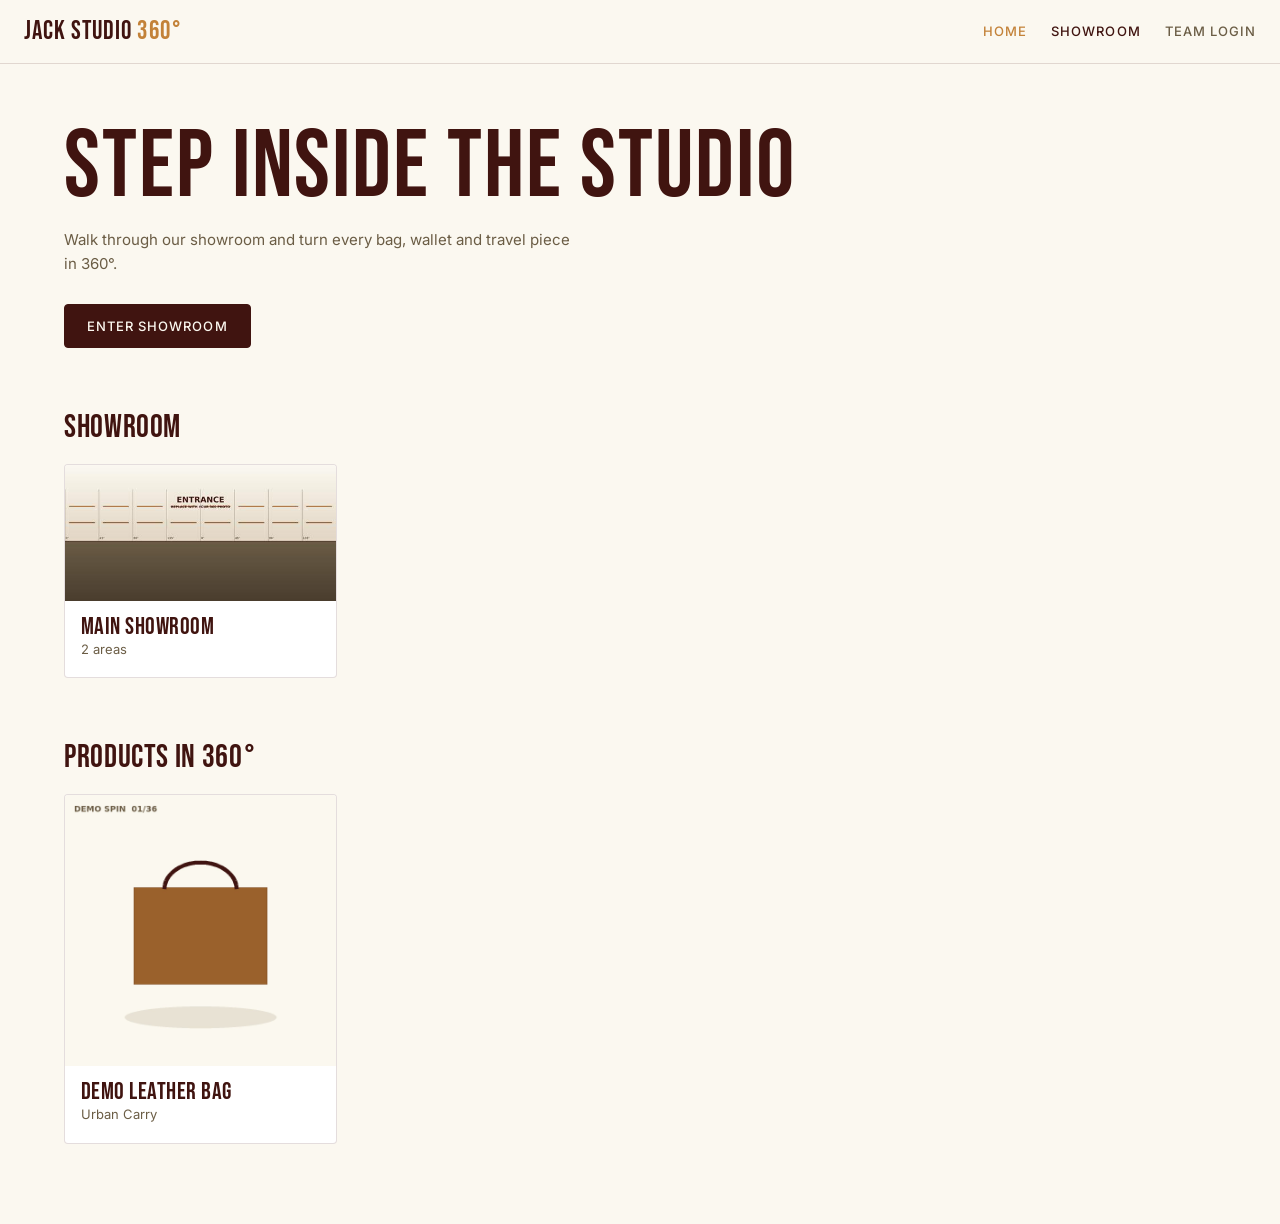
<file: index.html>
<!doctype html>
<html lang="en">
<head>
  <meta charset="utf-8">
  <meta name="viewport" content="width=device-width, initial-scale=1">
  <title>Jack Studio 360° — Virtual Showroom & Products</title>
  <meta name="description" content="Walk through the Jack Studio leather showroom and view our bags, wallets and travel goods in 360°.">
  <meta property="og:type" content="website">
  <meta property="og:title" content="Jack Studio 360° — Virtual Showroom & Products">
  <meta property="og:description" content="Walk through the Jack Studio leather showroom and view our bags, wallets and travel goods in 360°.">
  <link rel="preload" href="assets/fonts/bebas-neue-latin-400-normal.woff2" as="font" type="font/woff2" crossorigin>
  <link rel="stylesheet" href="assets/css/style.css">
</head>
<body>
  <header class="site-header">
    <a class="brand" href="index.html">JACK STUDIO <span>360°</span></a>
    <nav class="site-nav" aria-label="Main">
      <a href="index.html" aria-current="page">Home</a>
      <a href="showroom.html" data-first-showroom>Showroom</a>
      <a href="studio/" class="nav-login">Team login</a>
    </nav>
  </header>

  <main class="home">
    <section class="home-hero">
      <h1>Step inside the studio</h1>
      <p>Walk through our showroom and turn every bag, wallet and travel piece in 360°.</p>
      <a class="btn" href="showroom.html" data-first-showroom>Enter showroom</a>
    </section>

    <section class="home-section" aria-labelledby="scenes-h">
      <h2 id="scenes-h">Showroom</h2>
      <div class="card-grid" id="scene-grid"></div>
    </section>

    <section class="home-section" aria-labelledby="products-h">
      <h2 id="products-h">Products in 360°</h2>
      <div class="card-grid" id="product-grid"></div>
    </section>
  </main>

  <script type="module" src="assets/js/home.js"></script>
</body>
</html>
</file>
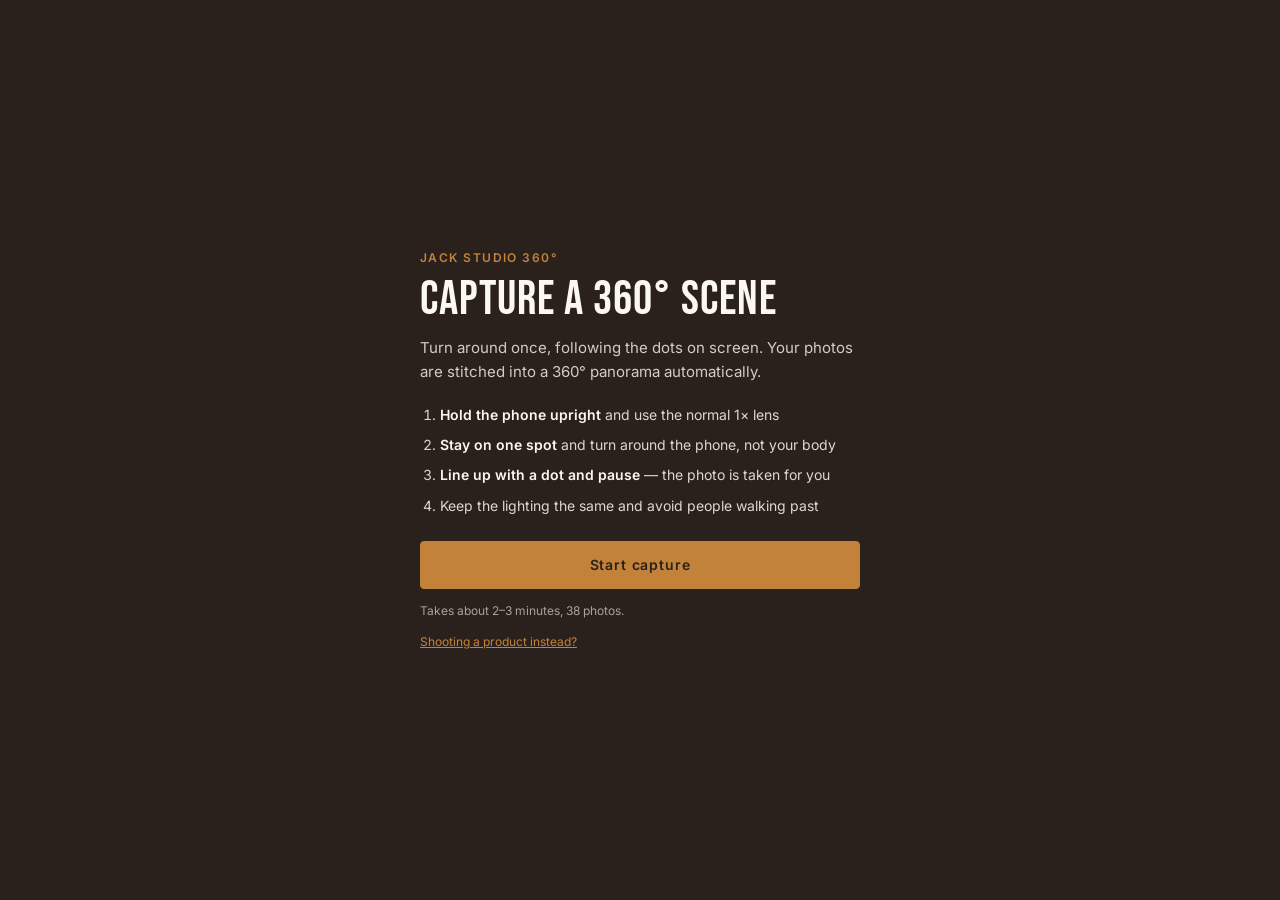
<file: capture/index.html>
<!doctype html>
<html lang="en">
<head>
  <meta charset="utf-8">
  <meta name="viewport" content="width=device-width, initial-scale=1, viewport-fit=cover">
  <meta name="robots" content="noindex">
  <meta name="theme-color" content="#2b211c">
  <title>Phone 360° Capture — Jack Studio</title>
  <link rel="stylesheet" href="../assets/css/style.css">
  <link rel="stylesheet" href="../assets/vendor/photo-sphere-viewer/core.css">
  <link rel="stylesheet" href="capture.css">
  <script type="importmap">
    {
      "imports": {
        "three": "../assets/vendor/three/three.module.min.js",
        "@photo-sphere-viewer/core": "../assets/vendor/photo-sphere-viewer/core.module.js"
      }
    }
  </script>
</head>
<body class="cap">

  <!-- 1. Intro -->
  <section class="cap-screen cap-intro" id="intro">
    <div class="cap-intro-inner">
      <p class="cap-eyebrow">JACK STUDIO 360°</p>
      <h1>Capture a 360° scene</h1>
      <p class="cap-lead">Turn around once, following the dots on screen. Your photos are stitched into a 360° panorama automatically.</p>
      <ol class="cap-tips">
        <li><b>Hold the phone upright</b> and use the normal 1× lens</li>
        <li><b>Stay on one spot</b> and turn around the phone, not your body</li>
        <li><b>Line up with a dot and pause</b> — the photo is taken for you</li>
        <li>Keep the lighting the same and avoid people walking past</li>
      </ol>
      <p class="cap-error" id="intro-error" role="alert" hidden></p>
      <button class="cap-btn" type="button" id="start">Start capture</button>
      <p class="cap-note">Takes about 2–3 minutes, 38 photos.</p>
      <p class="cap-note"><a href="product.html" style="color:var(--tan)">Shooting a product instead?</a></p>
    </div>
  </section>

  <!-- 2. Capture -->
  <section class="cap-screen cap-live" id="live" hidden>
    <video id="video" playsinline muted autoplay></video>
    <canvas id="overlay" aria-hidden="true"></canvas>
    <div class="cap-flash" id="flash"></div>
    <div class="cap-reticle" aria-hidden="true"></div>

    <div class="cap-top">
      <button class="cap-icon" type="button" id="cancel" aria-label="Cancel">×</button>
      <div class="cap-count"><span id="count">0</span> / <span id="total">38</span></div>
      <button class="cap-icon cap-icon--text" type="button" id="undo" disabled>Undo</button>
    </div>
    <p class="cap-hint" id="hint" aria-live="polite">Line up the circle with the dot</p>

    <div class="cap-bottom">
      <button class="cap-shutter" type="button" id="shutter" aria-label="Take photo"></button>
      <button class="cap-btn cap-btn--ghost" type="button" id="finish" disabled>Finish</button>
    </div>
  </section>

  <!-- 3. Processing -->
  <section class="cap-screen cap-proc" id="proc" hidden>
    <div class="cap-intro-inner">
      <h2>Stitching your panorama</h2>
      <p class="cap-lead" id="proc-stage">Preparing photos…</p>
      <div class="cap-progress"><i id="proc-bar"></i></div>
      <p class="cap-note">Keep this page open. This takes 20–60 seconds.</p>
    </div>
  </section>

  <!-- 4. Result -->
  <section class="cap-screen cap-result" id="result" hidden>
    <div class="cap-pano" id="cap-pano"></div>
    <div class="cap-result-bar">
      <p class="cap-note" id="result-info"></p>
      <div class="cap-actions">
        <a class="cap-btn" id="download" download="jackstudio-360.jpg">Download</a>
        <button class="cap-btn cap-btn--ghost" type="button" id="share" hidden>Share</button>
        <button class="cap-btn" type="button" id="save-asset" hidden>Save to Asset Library</button>
        <button class="cap-btn cap-btn--ghost" type="button" id="again">Capture again</button>
      </div>
      <p class="cap-note" id="result-note">Download the panorama, then add it to a Showroom project in the Studio.</p>
    </div>
  </section>

  <script type="module" src="capture.js"></script>
</body>
</html>
</file>
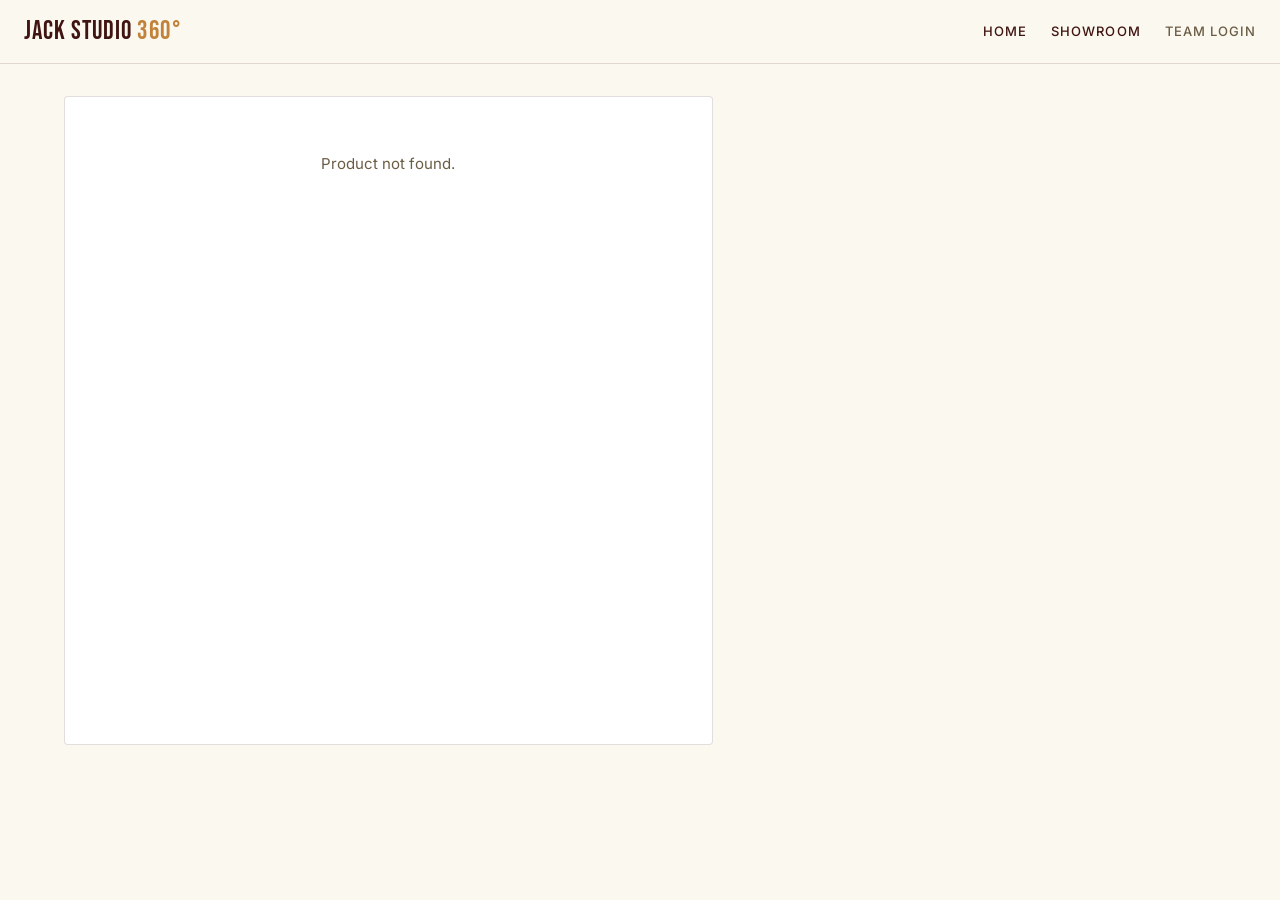
<file: product.html>
<!doctype html>
<html lang="en">
<head>
  <meta charset="utf-8">
  <meta name="viewport" content="width=device-width, initial-scale=1">
  <title>Product 360° — Jack Studio</title>
  <meta name="description" content="View Jack Studio leather bags and wallets in 360° and 3D.">
  <link rel="preload" href="assets/fonts/bebas-neue-latin-400-normal.woff2" as="font" type="font/woff2" crossorigin>
  <link rel="stylesheet" href="assets/css/style.css">
</head>
<body>
  <header class="site-header">
    <a class="brand" href="index.html">JACK STUDIO <span>360°</span></a>
    <nav class="site-nav" aria-label="Main">
      <a href="index.html">Home</a>
      <a href="showroom.html" data-first-showroom>Showroom</a>
      <a href="studio/" class="nav-login">Team login</a>
    </nav>
  </header>

  <main class="product-page">
    <section aria-label="360° viewer">
      <div class="viewer-tabs" id="viewer-tabs" role="tablist" hidden></div>
      <div class="viewer-stage" id="viewer-stage"></div>
    </section>
    <section class="product-info" id="product-info"></section>
  </main>

  <script type="module" src="assets/js/product.js"></script>
</body>
</html>
</file>
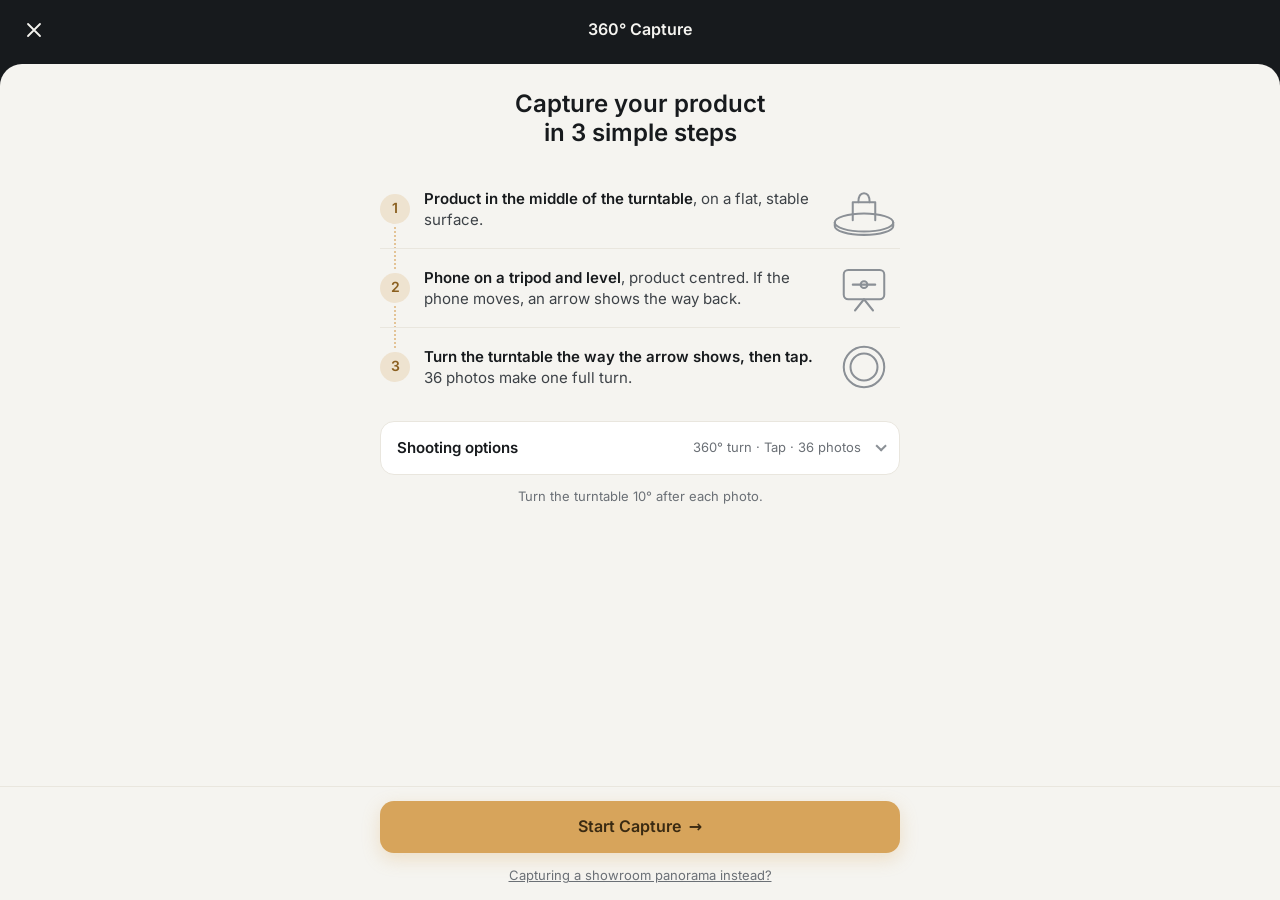
<file: capture/product.html>
<!doctype html>
<html lang="en">
<head>
  <meta charset="utf-8">
  <meta name="viewport" content="width=device-width, initial-scale=1, viewport-fit=cover">
  <meta name="robots" content="noindex">
  <meta name="theme-color" content="#171A1D">
  <title>360° Product Capture — Jack Studio</title>
  <link rel="preload" href="../assets/fonts/inter-latin-600-normal.woff2" as="font" type="font/woff2" crossorigin>
  <link rel="stylesheet" href="../assets/css/style.css">
  <!-- ?v= changes whenever this page changes, so a phone never runs an old cached script with the new page -->
  <link rel="stylesheet" href="product.css?v=2026100902">
</head>
<body class="pc">

  <!-- 1. Before shooting: three steps and the shooting options -->
  <section class="pc-screen pc-intro" id="intro" aria-labelledby="intro-title">
    <header class="pc-appbar pc-appbar--light">
      <a class="pc-iconbtn" id="leave" href="../studio/" aria-label="Close and go back to the Studio">
        <svg viewBox="0 0 24 24" aria-hidden="true"><path d="M6 6l12 12M18 6 6 18"/></svg>
      </a>
      <span class="pc-appbar-title" id="intro-appbar">360° Capture</span>
      <span class="pc-iconbtn-spacer"></span>
    </header>

    <div class="pc-intro-body">
      <h1 class="pc-title" id="intro-title">Capture your product<br>in 3 simple steps</h1>

      <ol class="pc-steps" id="steps">
        <li>
          <span class="pc-step-no">1</span>
          <p id="step-1"></p>
          <svg class="pc-step-art" viewBox="0 0 64 48" aria-hidden="true"><ellipse cx="32" cy="36" rx="26" ry="8"/><path d="M6 36v3c0 4.4 11.6 8 26 8s26-3.6 26-8v-3"/><path d="M22 34V18h20v16"/><path d="M27 18c0-5 2-8 5-8s5 3 5 8"/></svg>
        </li>
        <li>
          <span class="pc-step-no">2</span>
          <p id="step-2"></p>
          <svg class="pc-step-art" viewBox="0 0 64 48" aria-hidden="true"><rect x="14" y="8" width="36" height="26" rx="4"/><path d="M22 21h20"/><circle cx="32" cy="21" r="3"/><path d="M24 44l8-10 8 10"/></svg>
        </li>
        <li>
          <span class="pc-step-no">3</span>
          <p id="step-3"></p>
          <svg class="pc-step-art" viewBox="0 0 64 48" aria-hidden="true"><circle cx="32" cy="24" r="18"/><circle cx="32" cy="24" r="12"/></svg>
        </li>
      </ol>

      <details class="pc-options" id="options">
        <summary>
          <span>Shooting options</span>
          <span class="pc-options-now" id="options-now"></span>
        </summary>
        <fieldset class="pc-set">
          <legend>What are you shooting?</legend>
          <div class="pc-seg">
            <label><input type="radio" name="shoot" value="spin" checked><span><b>360° turn</b><small>One full turn on the turntable</small></span></label>
            <label><input type="radio" name="shoot" value="action"><span><b>Open / close</b><small>A zip, flap or lid opening, step by step</small></span></label>
          </div>
        </fieldset>
        <fieldset class="pc-set">
          <legend>How are the photos taken?</legend>
          <div class="pc-seg">
            <label><input type="radio" name="trigger" value="manual" checked><span><b>Tap for each photo</b><small id="manual-sub">Turntable turned by hand</small></span></label>
            <label><input type="radio" name="trigger" value="auto"><span><b>Automatic</b><small id="auto-sub">Electric turntable</small></span></label>
          </div>
        </fieldset>
        <div class="pc-row">
          <label class="pc-field" id="f-count"><span>Photos in one turn</span>
            <select id="count-sel">
              <option value="24">24 (lighter)</option><option value="36" selected>36 (recommended)</option>
              <option value="48">48</option><option value="72">72 (smoothest)</option>
            </select></label>
          <label class="pc-field" id="f-turn" hidden><span>Seconds for one full turn</span>
            <input id="turn-secs" type="number" min="10" max="900" step="1" value="60" inputmode="decimal"></label>
          <label class="pc-field" id="f-every" hidden><span>A photo every</span>
            <select id="every-sel">
              <option value="2">2 seconds</option><option value="3" selected>3 seconds</option>
              <option value="5">5 seconds</option><option value="8">8 seconds</option>
            </select></label>
        </div>
      </details>
      <p class="pc-plan" id="plan"></p>

      <div class="pc-alert" id="intro-error" role="alert" hidden></div>
    </div>

    <footer class="pc-intro-foot">
      <button class="pc-btn pc-btn--primary" type="button" id="start">Start Capture <span aria-hidden="true">→</span></button>
      <a class="pc-textlink" href="./">Capturing a showroom panorama instead?</a>
    </footer>
  </section>

  <!-- 2. Shooting -->
  <section class="pc-screen pc-live" id="live" aria-label="Camera" hidden>
    <video id="video" playsinline muted autoplay></video>
    <canvas id="overlay" aria-hidden="true"></canvas>
    <div class="pc-flash" id="flash"></div>

    <header class="pc-top" id="top">
      <div class="pc-top-row">
        <button class="pc-iconbtn pc-iconbtn--dark" type="button" id="cancel" aria-label="Close the camera">
          <svg viewBox="0 0 24 24" aria-hidden="true"><path d="M6 6l12 12M18 6 6 18"/></svg>
        </button>
        <span class="pc-appbar-title" id="live-title">360° Capture</span>
        <div class="pc-top-actions">
          <button class="pc-chipbtn" type="button" id="grid" aria-pressed="false" aria-label="Grid">
            <svg viewBox="0 0 24 24" aria-hidden="true"><path d="M9 4v16M15 4v16M4 9h16M4 15h16"/></svg>
          </button>
          <button class="pc-chipbtn pc-chipbtn--text" type="button" id="undo" disabled>Undo</button>
        </div>
      </div>
      <div class="pc-progress-block" id="progress-block">
        <div class="pc-progress-line">
          <b id="count-text" aria-live="polite">0 / 36 Photos</b>
          <span id="percent">0%</span>
        </div>
        <div class="pc-bar" id="bar" role="progressbar" aria-label="Photos taken" aria-valuemin="0" aria-valuemax="36" aria-valuenow="0"><i id="bar-fill"></i></div>
        <span class="pc-remaining" id="remaining">36 photos remaining</span>
      </div>
    </header>

    <p class="pc-captured" id="captured" role="status" aria-live="polite" hidden>
      <svg viewBox="0 0 24 24" aria-hidden="true"><path d="m5 12.5 4.5 4.5L19 7.5"/></svg><span id="captured-text"></span>
    </p>

    <div class="pc-status" id="status" data-tone="neutral" aria-live="polite">
      <span class="pc-status-icon" aria-hidden="true"></span>
      <span class="pc-status-text"><b id="status-title"></b><small id="status-sub"></small></span>
    </div>

    <nav class="pc-controls" id="controls" aria-label="Camera controls">
      <button class="pc-ctl" type="button" id="ghost" aria-pressed="false">
        <span class="pc-ctl-icon"><svg viewBox="0 0 24 24" aria-hidden="true"><path d="M12 3 3 8l9 5 9-5-9-5Z"/><path d="m3 12 9 5 9-5"/><path d="m3 16 9 5 9-5"/></svg></span>
        <span class="pc-ctl-label">Ghost</span>
      </button>
      <button class="pc-shutter" type="button" id="shutter" aria-label="Take photo"><span id="shutter-text"></span></button>
      <button class="pc-ctl" type="button" id="review-btn" disabled>
        <span class="pc-ctl-thumb" id="review-thumb"></span>
        <span class="pc-ctl-label" id="review-label">Review</span>
      </button>
    </nav>

    <!-- photos taken so far, without leaving the camera -->
    <div class="pc-sheet" id="sheet" role="dialog" aria-modal="true" aria-labelledby="sheet-title" hidden>
      <div class="pc-sheet-panel">
        <div class="pc-sheet-head">
          <h2 id="sheet-title">Photos so far</h2>
          <button class="pc-iconbtn pc-iconbtn--dark" type="button" id="sheet-close" aria-label="Back to the camera">
            <svg viewBox="0 0 24 24" aria-hidden="true"><path d="M6 6l12 12M18 6 6 18"/></svg>
          </button>
        </div>
        <p class="pc-sheet-sub" id="sheet-sub"></p>
        <ul class="pc-thumbs" id="sheet-thumbs"></ul>
        <div class="pc-sheet-actions">
          <button class="pc-btn pc-btn--ghost" type="button" id="sheet-back">Back to camera</button>
          <button class="pc-btn pc-btn--primary" type="button" id="finish">Finish</button>
        </div>
      </div>
    </div>
  </section>

  <!-- 3. Review and save -->
  <section class="pc-screen pc-review" id="review" aria-labelledby="review-title" hidden>
    <header class="pc-appbar">
      <button class="pc-iconbtn pc-iconbtn--dark" type="button" id="again-x" aria-label="Discard and start again">
        <svg viewBox="0 0 24 24" aria-hidden="true"><path d="M6 6l12 12M18 6 6 18"/></svg>
      </button>
      <h1 class="pc-appbar-title" id="review-title">Review Your Shots</h1>
      <span class="pc-iconbtn-spacer"></span>
    </header>

    <div class="pc-review-body">
      <p class="pc-done" id="done-line"></p>
      <div class="pc-stage-wrap"><div class="pc-stage" id="stage"></div></div>
      <p class="pc-review-info" id="review-info"></p>
      <ul class="pc-thumbs pc-thumbs--review" id="review-thumbs" aria-label="All photos — tap one to retake it"></ul>

      <div class="pc-save" id="save-box" hidden>
        <label class="pc-field"><span>Save to product project</span><select id="project"></select></label>
        <label class="pc-field" id="f-new" hidden><span>New project name</span>
          <input id="new-name" maxlength="80" placeholder="e.g. Urban Tote Brown"></label>
      </div>
      <div class="pc-bar pc-bar--save" id="save-progress" hidden><i></i></div>
      <div class="pc-alert" id="save-error" role="alert" hidden></div>
      <p class="pc-review-note" id="review-note"></p>
    </div>

    <footer class="pc-review-foot">
      <button class="pc-btn pc-btn--outline" type="button" id="missing" hidden></button>
      <button class="pc-btn pc-btn--primary" type="button" id="save" hidden>Complete &amp; Save</button>
      <div class="pc-foot-row">
        <button class="pc-btn pc-btn--ghost" type="button" id="download">Download photos</button>
        <button class="pc-btn pc-btn--ghost" type="button" id="again">Shoot again</button>
      </div>
    </footer>
  </section>

  <!-- one photo, large: retake it -->
  <div class="pc-sheet pc-photo" id="photo" role="dialog" aria-modal="true" aria-labelledby="photo-title" hidden>
    <div class="pc-sheet-panel">
      <div class="pc-sheet-head">
        <h2 id="photo-title">Photo</h2>
        <button class="pc-iconbtn pc-iconbtn--dark" type="button" id="photo-close" aria-label="Close">
          <svg viewBox="0 0 24 24" aria-hidden="true"><path d="M6 6l12 12M18 6 6 18"/></svg>
        </button>
      </div>
      <img id="photo-img" alt="">
      <p class="pc-sheet-sub" id="photo-sub"></p>
      <div class="pc-sheet-actions">
        <button class="pc-btn pc-btn--ghost" type="button" id="photo-cancel">Keep it</button>
        <button class="pc-btn pc-btn--primary" type="button" id="photo-retake">Retake this photo</button>
      </div>
    </div>
  </div>

  <script type="module" src="product.js?v=2026100902"></script>
</body>
</html>
</file>
<file: assets/css/style.css>
/* Jack Studio 360 — shared styles */
/* Self-hosted fonts (SIL Open Font License — free for commercial use) */
@font-face { font-family: "Bebas Neue"; font-style: normal; font-weight: 400; font-display: swap; src: url("../fonts/bebas-neue-latin-400-normal.woff2") format("woff2"); }
@font-face { font-family: "Inter"; font-style: normal; font-weight: 400; font-display: swap; src: url("../fonts/inter-latin-400-normal.woff2") format("woff2"); }
@font-face { font-family: "Inter"; font-style: normal; font-weight: 500; font-display: swap; src: url("../fonts/inter-latin-500-normal.woff2") format("woff2"); }
@font-face { font-family: "Inter"; font-style: normal; font-weight: 600; font-display: swap; src: url("../fonts/inter-latin-600-normal.woff2") format("woff2"); }

:root {
  --espresso: #401410;
  --ivory: #fbf8f0;
  --tan: #c38239;
  --sage: #8da68a;
  --olive: #6b5d45;
  --ink: #2b211c;          /* darkest tone — never pure black */
  --line: rgba(64, 20, 16, 0.14);
  --font-head: "Bebas Neue", Impact, sans-serif;
  --font-body: "Inter", system-ui, sans-serif;
  --radius: 4px;
  --header-h: 64px;
}

*, *::before, *::after { box-sizing: border-box; }
html, body { margin: 0; height: 100%; }
body {
  background: var(--ivory);
  color: var(--espresso);
  font: 400 15px/1.6 var(--font-body);
  -webkit-font-smoothing: antialiased;
}
img { max-width: 100%; display: block; }
a { color: inherit; }
h1, h2, h3 { font-family: var(--font-head); font-weight: 400; letter-spacing: 0.02em; line-height: 1; margin: 0; }
:focus-visible { outline: 2px solid var(--tan); outline-offset: 2px; }
[hidden] { display: none !important; }
.visually-hidden { position: absolute; width: 1px; height: 1px; overflow: hidden; clip: rect(0 0 0 0); white-space: nowrap; }

/* Header */
.site-header {
  height: var(--header-h);
  display: flex; align-items: center; justify-content: space-between;
  padding: 0 24px;
  border-bottom: 1px solid var(--line);
  background: var(--ivory);
}
.brand { white-space: nowrap; font-family: var(--font-head); font-size: 26px; text-decoration: none; letter-spacing: 0.04em; }
.brand span { color: var(--tan); }
.site-nav { display: flex; gap: 24px; }
.site-nav a { text-decoration: none; font-size: 13px; font-weight: 500; text-transform: uppercase; letter-spacing: 0.08em; }
.site-nav a[aria-current="page"] { color: var(--tan); }
.site-nav .nav-login { color: var(--olive); }
body.is-embed .site-header { display: none; }

/* Buttons */
.btn {
  display: inline-flex; align-items: center; justify-content: center; gap: 8px;
  min-height: 44px; padding: 0 22px;
  border: 1px solid var(--espresso); border-radius: var(--radius);
  background: var(--espresso); color: var(--ivory);
  font: 500 13px/1 var(--font-body); text-transform: uppercase; letter-spacing: 0.08em;
  text-decoration: none; cursor: pointer;
}
.btn:hover { background: var(--ink); }
.btn--ghost { background: transparent; color: var(--espresso); }
.btn--ghost:hover { background: rgba(64, 20, 16, 0.06); }

/* Home */
.home { max-width: 1200px; margin: 0 auto; padding: 56px 24px 80px; }
.home-hero h1 { font-size: clamp(48px, 8vw, 96px); }
.home-hero p { max-width: 520px; color: var(--olive); margin: 12px 0 28px; }
.home-section { margin-top: 64px; }
.home-section h2 { font-size: 32px; margin-bottom: 20px; }
.card-grid { display: grid; grid-template-columns: repeat(auto-fill, minmax(240px, 1fr)); gap: 20px; }
.card { text-decoration: none; border: 1px solid var(--line); border-radius: var(--radius); overflow: hidden; background: #fff; }
.card img { aspect-ratio: 1; object-fit: cover; width: 100%; background: var(--ivory); }
.card-body { padding: 14px 16px 18px; }
.card-body h3 { font-size: 24px; }
.card-meta { font-size: 13px; color: var(--olive); }

/* Showroom */
.showroom-page { height: 100dvh; display: flex; flex-direction: column; overflow: hidden; }
.showroom { position: relative; flex: 1; min-height: 0; background: var(--ink); }
#pano { position: absolute; inset: 0; }
.scene-title {
  position: absolute; top: 16px; left: 16px; z-index: 10;
  padding: 8px 14px; border-radius: var(--radius);
  background: rgba(43, 33, 28, 0.72); color: var(--ivory);
  font-family: var(--font-head); font-size: 22px; letter-spacing: 0.04em;
}
.scene-list {
  position: absolute; left: 16px; right: 16px; bottom: 56px; z-index: 10;
  display: flex; gap: 10px; overflow-x: auto;
  list-style: none; margin: 0; padding: 0 0 4px; scrollbar-width: none;
}
.scene-list button {
  flex: 0 0 auto; width: 120px; padding: 0; border: 2px solid transparent; border-radius: var(--radius);
  background: var(--ink); color: var(--ivory); cursor: pointer; overflow: hidden; text-align: left;
}
.scene-list button[aria-current="true"] { border-color: var(--tan); }
.scene-list img { width: 100%; aspect-ratio: 2 / 1; object-fit: cover; }
.scene-list span { display: block; padding: 4px 8px; font-size: 12px; font-weight: 500; }

/* Hotspot markers */
.hs { display: flex; align-items: center; gap: 8px; cursor: pointer; }
.hs-dot {
  width: 36px; height: 36px; border-radius: 50%;
  display: grid; place-items: center;
  background: rgba(251, 248, 240, 0.92); color: var(--espresso);
  box-shadow: 0 0 0 6px rgba(251, 248, 240, 0.28), 0 4px 12px rgba(43, 33, 28, 0.35);
  font: 600 18px/1 var(--font-body);
}
.hs--scene .hs-dot { background: var(--tan); color: var(--ivory); }
.hs--info .hs-dot { background: var(--sage); color: var(--ivory); font-family: Georgia, serif; font-style: italic; }
.hs-label {
  padding: 5px 10px; border-radius: var(--radius);
  background: rgba(43, 33, 28, 0.78); color: var(--ivory);
  font: 500 12px/1.2 var(--font-body); text-transform: uppercase; letter-spacing: 0.06em; white-space: nowrap;
}

/* Product drawer */
.drawer {
  position: absolute; top: 0; right: 0; bottom: 0; z-index: 20;
  width: min(380px, 100%);
  background: var(--ivory); box-shadow: -8px 0 24px rgba(43, 33, 28, 0.25);
  transform: translateX(100%); transition: transform 0.3s ease;
  display: flex; flex-direction: column;
}
.drawer.is-open { transform: none; }
.drawer-close {
  position: absolute; top: 10px; right: 10px; width: 44px; height: 44px;
  border: 0; background: transparent; font-size: 26px; cursor: pointer; color: var(--espresso);
}
.drawer-body { padding: 56px 24px 24px; overflow-y: auto; }
.drawer-body img { aspect-ratio: 1; object-fit: cover; width: 100%; border-radius: var(--radius); margin-bottom: 16px; }
.drawer-body .eyebrow { font-size: 12px; text-transform: uppercase; letter-spacing: 0.1em; color: var(--tan); font-weight: 600; }
.drawer-body h2 { font-size: 34px; margin: 6px 0; }
.drawer-body .price { font-weight: 600; margin-bottom: 12px; }
.drawer-body p { color: var(--olive); margin: 0 0 20px; }
.drawer-actions { display: grid; gap: 10px; }

/* Product page */
.product-page { max-width: 1200px; margin: 0 auto; padding: 32px 24px 64px; display: grid; gap: 40px; grid-template-columns: minmax(0, 1.4fr) minmax(0, 1fr); align-items: start; }
.viewer-tabs { display: flex; gap: 8px; margin-bottom: 12px; }
.viewer-tabs button {
  min-height: 40px; padding: 0 16px; border: 1px solid var(--line); border-radius: var(--radius);
  background: transparent; color: var(--espresso); font: 500 12px/1 var(--font-body);
  text-transform: uppercase; letter-spacing: 0.08em; cursor: pointer;
}
.viewer-tabs button[aria-selected="true"] { background: var(--espresso); color: var(--ivory); border-color: var(--espresso); }
.viewer-stage { position: relative; aspect-ratio: 1; background: #fff; border: 1px solid var(--line); border-radius: var(--radius); overflow: hidden; }
.viewer-stage model-viewer { width: 100%; height: 100%; --poster-color: #fff; }
.product-info h1 { font-size: clamp(40px, 5vw, 64px); margin: 6px 0 10px; }
.product-info .eyebrow { font-size: 12px; text-transform: uppercase; letter-spacing: 0.1em; color: var(--tan); font-weight: 600; }
.product-info .price { font-size: 18px; font-weight: 600; margin-bottom: 16px; }
.product-info p { color: var(--olive); }
.product-info .btn { margin-top: 12px; }
body.is-embed .product-page { grid-template-columns: 1fr; padding: 0; }
body.is-embed .product-info { display: none; }
body.is-embed .viewer-stage { border: 0; }

/* Spin viewer */
.spin { position: absolute; inset: 0; cursor: grab; touch-action: pan-y; user-select: none; -webkit-user-select: none; }
.spin.is-dragging { cursor: grabbing; }
.spin img { width: 100%; height: 100%; object-fit: contain; pointer-events: none; }
.spin-hint {
  position: absolute; left: 50%; bottom: 16px; transform: translateX(-50%);
  padding: 6px 12px; border-radius: 999px; background: rgba(43, 33, 28, 0.72); color: var(--ivory);
  font-size: 12px; font-weight: 500; letter-spacing: 0.04em; pointer-events: none;
  transition: opacity 0.3s;
}
.spin.has-interacted .spin-hint { opacity: 0; }
.spin-progress { position: absolute; left: 0; bottom: 0; height: 3px; background: var(--tan); transition: width 0.2s; }

/* Open / close hotspot on a product spin (the same marker as a showroom hotspot, as a button) */
.spin-hs {
  position: absolute; z-index: 2; transform: translate(-18px, -50%);
  padding: 0; border: 0; background: none; color: inherit; font: inherit; text-align: left;
}
.spin-hs--left { flex-direction: row-reverse; transform: translate(calc(-100% + 18px), -50%); }
.spin-hs .hs-dot { animation: spin-hs-pulse 2.4s ease-out infinite; }
.spin-hs.is-open .hs-dot { background: var(--espresso); color: var(--ivory); animation: none; }
@keyframes spin-hs-pulse {
  0%, 60%, 100% { box-shadow: 0 0 0 6px rgba(251, 248, 240, 0.28), 0 4px 12px rgba(43, 33, 28, 0.35); }
  30% { box-shadow: 0 0 0 11px rgba(251, 248, 240, 0.12), 0 4px 12px rgba(43, 33, 28, 0.35); }
}
.spin.is-locked { cursor: crosshair; }

.error-msg { padding: 40px 24px; text-align: center; color: var(--olive); }

@media (max-width: 860px) {
  .product-page { grid-template-columns: 1fr; gap: 24px; padding-top: 16px; }
  .site-header { padding: 0 16px; }
  .brand { font-size: 22px; }
  .site-nav { gap: 16px; }
  .scene-list { bottom: 52px; }
  .scene-list button { width: 96px; }
}
@media (prefers-reduced-motion: reduce) {
  .drawer, .spin-hint, .spin-progress { transition: none; }
  .spin-hs .hs-dot { animation: none; }
}
.showroom .error-msg { color: var(--ivory); }

/* Preview of unpublished changes (opened from the Studio) */
body.is-preview::after {
  content: "Preview — not published"; position: fixed; left: 50%; bottom: 12px; transform: translateX(-50%); z-index: 50;
  padding: 6px 14px; border-radius: 999px; background: var(--tan); color: var(--ink);
  font: 600 12px/1.4 var(--font-body); letter-spacing: 0.06em; text-transform: uppercase; pointer-events: none;
}
</file>
<file: assets/vendor/photo-sphere-viewer/core.css>
/*!
 * Photo Sphere Viewer 5.15.1
 * @copyright 2014-2015 Jérémy Heleine
 * @copyright 2015-2026 Damien "Mistic" Sorel
 * @licence MIT (https://opensource.org/licenses/MIT)
 */
/* src/styles/index.scss */
.psv-container {
  --psv-core-loaded: true;
  container-name: psv-container;
  container-type: size;
  width: 100%;
  height: 100%;
  margin: 0;
  padding: 0;
  position: relative;
  background:
    radial-gradient(
      #fff 0%,
      #fdfdfd 16%,
      #fbfbfb 33%,
      #f8f8f8 49%,
      #efefef 66%,
      #dfdfdf 82%,
      #bfbfbf 100%);
  overflow: hidden;
}
.psv-container * {
  box-sizing: content-box;
}
.psv-canvas-container {
  position: absolute;
  top: 0;
  left: 0;
  z-index: 0;
  transition: opacity linear 100ms;
}
.psv-fullscreen-emulation {
  position: fixed !important;
  top: 0 !important;
  left: 0 !important;
  width: 100% !important;
  height: 100% !important;
  z-index: 9999;
}
.psv-loader-container {
  display: flex;
  align-items: center;
  justify-content: center;
  position: absolute;
  top: 0;
  left: 0;
  width: 100%;
  height: 100%;
  z-index: 80;
}
.psv-loader {
  --psv-loader-border: 3px;
  --psv-loader-tickness: 10px;
  position: relative;
  display: flex;
  justify-content: center;
  align-items: center;
  color: rgba(255, 255, 255, 0.7);
  width: 150px;
  height: 150px;
}
.psv-loader-canvas {
  position: absolute;
  top: 0;
  left: 0;
  width: 100%;
  height: 100%;
  color: rgba(61, 61, 61, 0.5);
  z-index: -1;
}
.psv-loader-text {
  font: 600 16px sans-serif;
  text-align: center;
}
.psv-loader--undefined .psv-loader-canvas {
  animation: psv-loader 2s cubic-bezier(0.75, 0.25, 0.25, 0.75) infinite;
}
@keyframes psv-loader {
  0% {
    transform: rotate(0deg);
  }
  100% {
    transform: rotate(360deg);
  }
}
.psv-navbar {
  display: flex;
  position: absolute;
  z-index: 90;
  bottom: -40px;
  left: 0;
  width: 100%;
  height: 40px;
  background: rgba(61, 61, 61, 0.5);
  transition: bottom ease-in-out 0.1s;
  font: 16px sans-serif;
  cursor: default;
}
.psv-navbar--open {
  bottom: 0;
}
.psv-navbar,
.psv-navbar * {
  box-sizing: content-box;
}
.psv-button {
  flex: 0 0 auto;
  padding: 10px;
  position: relative;
  cursor: pointer;
  height: 20px;
  width: 20px;
  background: transparent;
  color: rgba(255, 255, 255, 0.7);
}
.psv-button--active {
  background: rgba(255, 255, 255, 0.2);
}
.psv-button--disabled {
  pointer-events: none;
  opacity: 0.5;
}
.psv-button-svg {
  width: 100%;
  transform: scale(1);
  transition: transform 200ms ease;
  vertical-align: initial;
}
.psv-button:not(.psv-button--disabled):focus-visible {
  outline: 2px solid #007cff;
  outline-offset: -2px;
}
.psv-container:not(.psv--is-touch) .psv-button--hover-scale:not(.psv-button--disabled):hover .psv-button-svg {
  transform: scale(1.2);
}
.psv-move-button + .psv-move-button {
  margin-left: -10px;
}
.psv-download-button {
  color: rgba(255, 255, 255, 0.7) !important;
  text-decoration: none !important;
}
.psv-download-button::before,
.psv-download-button::after {
  display: none !important;
}
.psv-custom-button {
  width: auto;
  min-width: 20px;
}
.psv-custom-button--no-padding {
  padding: 0;
  height: 100%;
}
.psv-caption {
  flex: 1 1 100%;
  color: rgba(255, 255, 255, 0.7);
  overflow: hidden;
  text-align: center;
  cursor: unset;
  padding: unset;
  height: unset;
  width: unset;
}
.psv-caption-content {
  display: inline-block;
  padding: 10px;
  white-space: nowrap;
}
.psv-zoom-range.psv-button {
  width: 80px;
  height: 1px;
  margin: 10px 0;
  padding: 9.5px 0;
  max-width: 600px;
}
.psv-zoom-range-line {
  position: relative;
  width: 80px;
  height: 1px;
  background: rgba(255, 255, 255, 0.7);
  transition: all 0.3s ease;
}
.psv-zoom-range-handle {
  position: absolute;
  border-radius: 50%;
  top: -3px;
  width: 7px;
  height: 7px;
  background: rgba(255, 255, 255, 0.7);
  transform: scale(1);
  transition: transform 0.3s ease;
}
.psv-zoom-range:not(.psv-button--disabled):hover .psv-zoom-range-line {
  box-shadow: 0 0 2px rgba(255, 255, 255, 0.7);
}
.psv-zoom-range:not(.psv-button--disabled):hover .psv-zoom-range-handle {
  transform: scale(1.3);
}
.psv-notification {
  position: absolute;
  z-index: 100;
  bottom: -40px;
  display: flex;
  justify-content: center;
  box-sizing: border-box;
  width: 100%;
  padding: 0 2em;
  opacity: 0;
  transition-property: opacity, bottom;
  transition-timing-function: ease-in-out;
  transition-duration: 200ms;
}
.psv-notification-content {
  max-width: 50em;
  background: rgba(61, 61, 61, 0.8);
  border-radius: 4px;
  padding: 0.5em 1em;
  font: 14px sans-serif;
  color: rgb(255, 255, 255);
}
.psv-notification--visible {
  opacity: 100;
  bottom: 80px;
}
.psv-overlay {
  display: flex;
  flex-direction: column;
  align-items: center;
  justify-content: center;
  position: absolute;
  z-index: 110;
  inset: 0;
  background:
    radial-gradient(
      #fff 0%,
      #fdfdfd 16%,
      #fbfbfb 33%,
      #f8f8f8 49%,
      #efefef 66%,
      #dfdfdf 82%,
      #bfbfbf 100%);
  opacity: 0.8;
  cursor: default;
}
.psv-overlay-image {
  width: 100%;
  text-align: center;
  color: rgb(48, 48, 48);
}
.psv-overlay-image svg {
  width: 50%;
}
@container psv-container (orientation: landscape) {
  .psv-overlay-image svg {
    width: 33%;
  }
}
.psv-overlay-title {
  color: black;
  margin-top: 1em;
  font: 30px sans-serif;
  text-align: center;
}
.psv-overlay-text {
  color: rgba(0, 0, 0, 0.8);
  font: 20px sans-serif;
  opacity: 0.8;
  text-align: center;
}
.psv-panel {
  position: absolute;
  z-index: 90;
  right: 0;
  height: 100%;
  width: 400px;
  max-width: calc(100% - 9px);
  background: rgba(10, 10, 10, 0.7);
  transform: translate3d(100%, 0, 0);
  opacity: 0;
  transition-property: opacity, transform;
  transition-timing-function: ease-in-out;
  transition-duration: 100ms;
  cursor: default;
  margin-left: 9px;
}
.psv--has-navbar .psv-panel {
  height: calc(100% - 40px);
}
.psv-panel-close-button {
  display: none;
  position: absolute;
  top: -1px;
  right: 0;
  width: 19.2px;
  height: 19.2px;
  padding: 6.4px;
  background: transparent;
  color: #fff;
  transition: background 300ms ease-in-out;
  cursor: pointer;
}
.psv-panel-close-button svg {
  transition: transform 300ms ease-in-out;
}
.psv-panel-close-button:hover {
  background: rgba(0, 0, 0, 0.9);
}
.psv-panel-close-button:hover svg {
  transform: scale(-1);
}
.psv-panel-resizer {
  display: none;
  position: absolute;
  top: 0;
  left: -9px;
  width: 9px;
  height: 100%;
  background-color: rgba(0, 0, 0, 0.9);
  cursor: col-resize;
}
.psv-panel-resizer::before {
  content: "";
  position: absolute;
  top: 50%;
  left: 5.5px;
  margin-top: -14.5px;
  width: 1px;
  height: 1px;
  box-shadow:
    1px 0 #fff,
    3px 0px #fff,
    5px 0px #fff,
    1px 2px #fff,
    3px 2px #fff,
    5px 2px #fff,
    1px 4px #fff,
    3px 4px #fff,
    5px 4px #fff,
    1px 6px #fff,
    3px 6px #fff,
    5px 6px #fff,
    1px 8px #fff,
    3px 8px #fff,
    5px 8px #fff,
    1px 10px #fff,
    3px 10px #fff,
    5px 10px #fff,
    1px 12px #fff,
    3px 12px #fff,
    5px 12px #fff,
    1px 14px #fff,
    3px 14px #fff,
    5px 14px #fff,
    1px 16px #fff,
    3px 16px #fff,
    5px 16px #fff,
    1px 18px #fff,
    3px 18px #fff,
    5px 18px #fff,
    1px 20px #fff,
    3px 20px #fff,
    5px 20px #fff,
    1px 22px #fff,
    3px 22px #fff,
    5px 22px #fff,
    1px 24px #fff,
    3px 24px #fff,
    5px 24px #fff,
    1px 26px #fff,
    3px 26px #fff,
    5px 26px #fff,
    1px 28px #fff,
    3px 28px #fff,
    5px 28px #fff;
  background: transparent;
}
.psv-panel-content {
  width: 100%;
  height: 100%;
  box-sizing: border-box;
  color: rgb(220, 220, 220);
  font: 16px sans-serif;
  overflow: auto;
}
.psv-panel-content:not(.psv-panel-content--no-margin) {
  padding: 1em;
}
.psv-panel-content--no-interaction {
  user-select: none;
  pointer-events: none;
}
.psv-panel--open {
  transform: translate3d(0, 0, 0);
  opacity: 1;
  transition-duration: 0.2s;
}
.psv-panel--open .psv-panel-close-button,
.psv-panel--open .psv-panel-resizer {
  display: block;
}
@container psv-container (max-width: 400px) {
  .psv-panel {
    width: 100% !important;
    max-width: none;
  }
  .psv-panel-resizer {
    display: none !important;
  }
}
.psv-panel-menu {
  height: 100%;
  display: flex;
  flex-direction: column;
}
.psv-panel-menu-title {
  flex: none;
  display: flex;
  align-items: center;
  font: 24px sans-serif;
  margin: 24px 12px;
}
.psv-panel-menu-title svg {
  width: 24px;
  height: 24px;
  margin-right: 12px;
}
.psv-panel-menu-list {
  flex: 1;
  list-style: none;
  margin: 0;
  padding: 0;
  overflow-x: hidden;
}
.psv-panel-menu-item {
  min-height: 1.5em;
  padding: 0.5em 1em;
  cursor: pointer;
  display: flex;
  align-items: center;
  justify-content: flex-start;
  transition: background 0.1s ease-in-out;
}
.psv-panel-menu-item--active {
  outline: 1px solid currentcolor;
  outline-offset: -1px;
}
.psv-panel-menu-item-icon {
  flex: none;
  height: 1.5em;
  width: 1.5em;
  margin-right: 0.5em;
}
.psv-panel-menu-item-icon img {
  max-width: 100%;
  max-height: 100%;
}
.psv-panel-menu-item-icon {
}
.psv-panel-menu-item-icon svg {
  width: 100%;
  height: 100%;
}
.psv-panel-menu-item:focus-visible {
  outline: 2px solid #007cff;
  outline-offset: -2px;
}
.psv-panel-menu--stripped .psv-panel-menu-item:hover {
  background: rgba(255, 255, 255, 0.2);
}
.psv-panel-menu--stripped .psv-panel-menu-item:nth-child(odd),
.psv-panel-menu--stripped .psv-panel-menu-item:nth-child(odd)::before {
  background: rgba(255, 255, 255, 0.1);
}
.psv-panel-menu--stripped .psv-panel-menu-item:nth-child(even),
.psv-panel-menu--stripped .psv-panel-menu-item:nth-child(even)::before {
  background: transparent;
}
.psv-container:not(.psv--is-touch) .psv-panel-menu-item:hover {
  background: rgba(255, 255, 255, 0.2);
}
.psv-tooltip {
  position: absolute;
  z-index: 50;
  box-sizing: border-box;
  max-width: 200px;
  background: rgba(61, 61, 61, 0.8);
  border-radius: 4px;
  opacity: 0;
  transition-property: opacity, transform;
  transition-timing-function: ease-in-out;
  transition-duration: 100ms;
  cursor: default;
}
.psv-tooltip-content {
  color: rgb(255, 255, 255);
  font: 14px sans-serif;
  text-shadow: 0 1px #000;
  padding: 0.5em 1em;
}
.psv-tooltip-arrow {
  position: absolute;
  height: 0;
  width: 0;
  border: 7px solid transparent;
}
.psv-tooltip--top-left,
.psv-tooltip--top-center,
.psv-tooltip--top-right {
  transform: translate3d(0, 5px, 0);
}
.psv-tooltip--top-left .psv-tooltip-arrow,
.psv-tooltip--top-center .psv-tooltip-arrow,
.psv-tooltip--top-right .psv-tooltip-arrow {
  border-top-color: rgba(61, 61, 61, 0.8);
}
.psv-tooltip--bottom-left,
.psv-tooltip--bottom-center,
.psv-tooltip--bottom-right {
  transform: translate3d(0, -5px, 0);
}
.psv-tooltip--bottom-left .psv-tooltip-arrow,
.psv-tooltip--bottom-center .psv-tooltip-arrow,
.psv-tooltip--bottom-right .psv-tooltip-arrow {
  border-bottom-color: rgba(61, 61, 61, 0.8);
}
.psv-tooltip--left-top,
.psv-tooltip--center-left,
.psv-tooltip--left-bottom {
  transform: translate3d(5px, 0, 0);
}
.psv-tooltip--left-top .psv-tooltip-arrow,
.psv-tooltip--center-left .psv-tooltip-arrow,
.psv-tooltip--left-bottom .psv-tooltip-arrow {
  border-left-color: rgba(61, 61, 61, 0.8);
}
.psv-tooltip--right-top,
.psv-tooltip--center-right,
.psv-tooltip--right-bottom {
  transform: translate3d(-5px, 0, 0);
}
.psv-tooltip--right-top .psv-tooltip-arrow,
.psv-tooltip--center-right .psv-tooltip-arrow,
.psv-tooltip--right-bottom .psv-tooltip-arrow {
  border-right-color: rgba(61, 61, 61, 0.8);
}
.psv-tooltip--left-top,
.psv-tooltip--top-left {
  box-shadow: -3px -3px 0 rgba(90, 90, 90, 0.7);
}
.psv-tooltip--top-center {
  box-shadow: 0 -3px 0 rgba(90, 90, 90, 0.7);
}
.psv-tooltip--right-top,
.psv-tooltip--top-right {
  box-shadow: 3px -3px 0 rgba(90, 90, 90, 0.7);
}
.psv-tooltip--left-bottom,
.psv-tooltip--bottom-left {
  box-shadow: -3px 3px 0 rgba(90, 90, 90, 0.7);
}
.psv-tooltip--bottom-center {
  box-shadow: 0 3px 0 rgba(90, 90, 90, 0.7);
}
.psv-tooltip--right-bottom,
.psv-tooltip--bottom-right {
  box-shadow: 3px 3px 0 rgba(90, 90, 90, 0.7);
}
.psv-tooltip--center-left {
  box-shadow: -3px 0 0 rgba(90, 90, 90, 0.7);
}
.psv-tooltip--center-right {
  box-shadow: 3px 0 0 rgba(90, 90, 90, 0.7);
}
.psv-tooltip--visible {
  transform: translate3d(0, 0, 0);
  opacity: 1;
}
/*# sourceMappingURL=index.css.map */
</file>
<file: capture/capture.css>
/* Jack Studio 360 — phone panorama capture */
body.cap { background: var(--ink); color: var(--ivory); overflow: hidden; height: 100dvh; }
.cap [hidden] { display: none !important; }
.cap-screen { position: fixed; inset: 0; }

/* Intro / processing */
.cap-intro, .cap-proc { display: grid; place-items: center; padding: 24px; overflow-y: auto; }
.cap-intro-inner { width: min(440px, 100%); }
.cap-eyebrow { font-size: 12px; font-weight: 600; letter-spacing: 0.12em; color: var(--tan); margin: 0 0 8px; }
.cap h1, .cap h2 { font-size: clamp(34px, 10vw, 48px); color: var(--ivory); margin-bottom: 12px; }
.cap h2 { font-size: 36px; }
.cap-lead { color: rgba(251, 248, 240, 0.8); margin: 0 0 20px; }
.cap-tips { margin: 0 0 24px; padding-left: 20px; display: grid; gap: 8px; color: rgba(251, 248, 240, 0.85); font-size: 14px; }
.cap-tips b { color: var(--ivory); }
.cap-note { font-size: 12px; color: rgba(251, 248, 240, 0.6); margin: 12px 0 0; }
.cap-error { background: rgba(163, 52, 31, 0.25); border: 1px solid rgba(163, 52, 31, 0.6); padding: 10px 12px; border-radius: var(--radius); font-size: 13px; }

.cap-btn {
  display: inline-flex; align-items: center; justify-content: center; min-height: 48px; padding: 0 24px;
  border: 1px solid var(--tan); border-radius: var(--radius); background: var(--tan); color: var(--ink);
  font: 600 14px/1 var(--font-body); letter-spacing: 0.06em; text-decoration: none; cursor: pointer;
}
.cap-btn:disabled { opacity: 0.4; cursor: not-allowed; }
.cap-btn--ghost { background: rgba(43, 33, 28, 0.6); color: var(--ivory); border-color: rgba(251, 248, 240, 0.5); }
.cap-intro .cap-btn { width: 100%; }

.cap-progress { height: 6px; border-radius: 999px; background: rgba(251, 248, 240, 0.15); overflow: hidden; }
.cap-progress i { display: block; height: 100%; width: 0; background: var(--tan); transition: width 0.2s; }

/* Live capture */
.cap-live { background: var(--ink); }
.cap-live video, .cap-live canvas { position: absolute; inset: 0; width: 100%; height: 100%; }
.cap-live video { object-fit: cover; }
.cap-flash { position: absolute; inset: 0; background: var(--ivory); opacity: 0; pointer-events: none; transition: opacity 0.25s; }
.cap-flash.is-on { opacity: 0.55; transition: none; }
.cap-reticle {
  position: absolute; left: 50%; top: 50%; width: 64px; height: 64px; margin: -32px 0 0 -32px;
  border: 3px solid var(--ivory); border-radius: 50%; box-shadow: 0 0 0 1px rgba(43, 33, 28, 0.5); pointer-events: none;
}
.cap-top {
  position: absolute; top: 0; left: 0; right: 0; display: flex; align-items: center; justify-content: space-between;
  padding: max(12px, env(safe-area-inset-top)) 12px 12px;
  background: linear-gradient(rgba(43, 33, 28, 0.7), transparent);
}
.cap-icon {
  min-width: 44px; height: 44px; border: 0; border-radius: 22px; background: rgba(43, 33, 28, 0.6);
  color: var(--ivory); font-size: 26px; line-height: 1; cursor: pointer;
}
.cap-icon--text { font: 600 13px/1 var(--font-body); padding: 0 14px; }
.cap-icon:disabled { opacity: 0.4; }
.cap-count { font-family: var(--font-head); font-size: 28px; letter-spacing: 0.04em; }
.cap-hint {
  position: absolute; left: 50%; top: calc(50% + 56px); transform: translateX(-50%);
  margin: 0; padding: 8px 14px; border-radius: 999px; background: rgba(43, 33, 28, 0.75);
  font-size: 14px; font-weight: 500; white-space: nowrap; pointer-events: none;
}
.cap-hint.is-warn { background: rgba(163, 52, 31, 0.85); }
.cap-bottom {
  position: absolute; left: 0; right: 0; bottom: 0; display: flex; align-items: center; justify-content: center; gap: 24px;
  padding: 16px 16px max(20px, env(safe-area-inset-bottom));
  background: linear-gradient(transparent, rgba(43, 33, 28, 0.7));
}
.cap-shutter {
  width: 64px; height: 64px; border-radius: 50%; border: 4px solid var(--ivory); background: rgba(251, 248, 240, 0.25); cursor: pointer;
}
.cap-bottom .cap-btn { position: absolute; right: 16px; min-height: 44px; padding: 0 18px; }

/* Result */
.cap-result { display: grid; grid-template-rows: minmax(0, 1fr) auto; }
.cap-pano { position: relative; min-height: 0; height: 100%; }
.cap-result-bar { padding: 14px 16px max(16px, env(safe-area-inset-bottom)); background: var(--ink); }
.cap-actions { display: flex; gap: 10px; flex-wrap: wrap; margin-top: 8px; }
.cap-actions .cap-btn { flex: 1 1 140px; }

@media (prefers-reduced-motion: reduce) {
  .cap-flash, .cap-progress i { transition: none; }
}
</file>
<file: capture/product.css>
/* Jack Studio 360 — product capture on a phone (capture/product.html)
   Graphite camera surfaces, warm white instructions, amber for the main action, green when ready. */
body.pc {
  --graphite: #171A1D;
  --graphite-2: #23272B;
  --graphite-3: #31363B;
  --warm: #F5F4F0;
  --warm-2: #E9E6DE;
  --amber: #D7A45B;
  --amber-ink: #3A2A12;
  --green: #27865A;
  --red: #C94C45;
  --text-dim: rgba(245, 244, 240, 0.68);
  --line-dark: rgba(245, 244, 240, 0.14);
  --safe-t: env(safe-area-inset-top, 0px);
  --safe-b: env(safe-area-inset-bottom, 0px);
  --safe-l: env(safe-area-inset-left, 0px);
  --safe-r: env(safe-area-inset-right, 0px);
  margin: 0;
  height: 100dvh;
  overflow: hidden;
  background: var(--graphite);
  color: var(--warm);
  font-family: var(--font-body);
  -webkit-tap-highlight-color: transparent;
}
.pc [hidden] { display: none !important; }
.pc h1, .pc h2 { font-family: var(--font-body); letter-spacing: 0; text-transform: none; line-height: 1.2; }
.pc svg { fill: none; stroke: currentColor; stroke-width: 1.8; stroke-linecap: round; stroke-linejoin: round; }
:where(.pc) button { font: inherit; color: inherit; } /* no weight, so the button classes below win */
.pc :focus-visible { outline: 3px solid var(--amber); outline-offset: 2px; }
.pc-screen { position: fixed; inset: 0; }

/* ---------- shared pieces ---------- */
.pc-appbar { display: grid; grid-template-columns: 48px minmax(0, 1fr) 48px; align-items: center; gap: 8px; padding: calc(8px + var(--safe-t)) calc(12px + var(--safe-r)) 8px calc(12px + var(--safe-l)); }
.pc-appbar-title { margin: 0; font-size: 16px; font-weight: 600; text-align: center; white-space: nowrap; overflow: hidden; text-overflow: ellipsis; }
.pc-appbar--light { background: var(--graphite); color: var(--warm); }
.pc-iconbtn { display: grid; place-items: center; width: 44px; height: 44px; border: 0; border-radius: 50%; background: transparent; color: inherit; cursor: pointer; text-decoration: none; }
.pc-iconbtn svg { width: 24px; height: 24px; }
.pc-iconbtn--dark { background: rgba(23, 26, 29, 0.55); }
.pc-iconbtn-spacer { width: 44px; }

.pc-btn {
  display: inline-flex; align-items: center; justify-content: center; gap: 8px; width: 100%; min-height: 52px; padding: 0 20px;
  border: 1px solid transparent; border-radius: 14px; font-size: 16px; font-weight: 600; cursor: pointer; text-decoration: none;
  transition: transform 0.08s, background-color 0.15s, opacity 0.15s;
}
.pc-btn:active:not(:disabled) { transform: scale(0.98); }
.pc-btn:disabled { opacity: 0.45; cursor: not-allowed; }
.pc-btn--primary { background: var(--amber); color: var(--amber-ink); box-shadow: 0 6px 18px rgba(215, 164, 91, 0.28); }
.pc-btn--primary:hover:not(:disabled) { background: #DDB06D; }
.pc-btn--ghost { background: rgba(245, 244, 240, 0.08); color: var(--warm); border-color: var(--line-dark); }
.pc-btn--outline { background: transparent; color: var(--warm); border-color: rgba(245, 244, 240, 0.55); }
.pc-textlink { color: var(--text-dim); font-size: 13px; }

.pc-alert { margin: 14px 0 0; padding: 12px 14px; border-radius: 12px; background: rgba(201, 76, 69, 0.14); border: 1px solid rgba(201, 76, 69, 0.55); color: #8E2C26; font-size: 14px; line-height: 1.45; }
.pc-alert b { display: block; margin-bottom: 2px; }

.pc-bar { height: 6px; border-radius: 999px; background: rgba(245, 244, 240, 0.18); overflow: hidden; }
.pc-bar i { display: block; height: 100%; width: 0; border-radius: inherit; background: var(--amber); transition: width 0.25s ease; }

/* ---------- 1. before shooting (light) ---------- */
.pc-intro { display: flex; flex-direction: column; background: var(--graphite); }
.pc-intro-body {
  flex: 1; min-height: 0; overflow-y: auto; -webkit-overflow-scrolling: touch;
  margin: 4px 0 0; padding: 26px calc(22px + var(--safe-r)) 18px calc(22px + var(--safe-l));
  background: var(--warm); color: var(--graphite); border-radius: 22px 22px 0 0;
}
.pc-intro-body > * { max-width: 520px; margin-left: auto; margin-right: auto; }
.pc-title { margin: 0 auto 22px; font-size: 24px; font-weight: 600; text-align: center; color: var(--graphite); }
.pc-steps { list-style: none; padding: 0; display: grid; gap: 0; }
.pc-steps li { position: relative; display: grid; grid-template-columns: 30px minmax(0, 1fr) 72px; gap: 14px; align-items: center; padding: 12px 0; }
.pc-steps li + li { border-top: 1px solid var(--warm-2); }
.pc-steps li:not(:last-child)::after { content: ""; position: absolute; left: 14px; top: calc(50% + 18px); height: calc(100% - 36px); border-left: 2px dotted rgba(215, 164, 91, 0.6); }
.pc-step-no { display: grid; place-items: center; width: 30px; height: 30px; border-radius: 50%; background: rgba(215, 164, 91, 0.22); color: #8A5F1F; font-size: 14px; font-weight: 600; }
.pc-steps p { margin: 0; font-size: 15px; line-height: 1.4; color: #3D4247; }
.pc-steps p b { color: var(--graphite); font-weight: 600; }
.pc-step-art { width: 72px; height: 54px; color: #8B9096; stroke-width: 1.5; }

.pc-options { margin-top: 14px; border: 1px solid var(--warm-2); border-radius: 14px; background: #fff; }
.pc-options summary { display: flex; align-items: center; justify-content: space-between; gap: 10px; min-height: 52px; padding: 0 16px; cursor: pointer; list-style: none; font-size: 15px; font-weight: 600; }
.pc-options summary::-webkit-details-marker { display: none; }
.pc-options summary::after { content: ""; flex: 0 0 auto; width: 8px; height: 8px; margin-left: 4px; border-right: 2px solid #8B9096; border-bottom: 2px solid #8B9096; transform: rotate(45deg) translateY(-3px); transition: transform 0.15s; }
.pc-options[open] summary::after { transform: rotate(225deg) translateY(-1px); }
.pc-options-now { flex: 1; text-align: right; font-size: 13px; font-weight: 400; color: #6B7076; white-space: nowrap; overflow: hidden; text-overflow: ellipsis; }
.pc-options[open] > :not(summary) { margin-left: 16px; margin-right: 16px; }
.pc-options[open] > :last-child { margin-bottom: 16px; }
.pc-set { border: 0; margin: 4px 0 14px; padding: 0; min-width: 0; }
.pc-set legend, .pc-field > span { padding: 0; margin-bottom: 8px; font-size: 12px; font-weight: 600; letter-spacing: 0.04em; text-transform: uppercase; color: #6B7076; }
.pc-seg { display: grid; grid-template-columns: 1fr 1fr; gap: 8px; }
.pc-seg label { position: relative; cursor: pointer; }
.pc-seg input { position: absolute; inset: 0; opacity: 0; margin: 0; cursor: pointer; }
.pc-seg label > span { display: grid; align-content: start; gap: 2px; height: 100%; padding: 12px; border: 1px solid var(--warm-2); border-radius: 12px; background: var(--warm); }
.pc-seg b { font-size: 14px; font-weight: 600; color: var(--graphite); }
.pc-seg small { font-size: 12px; line-height: 1.35; color: #6B7076; }
.pc-seg input:checked + span { border-color: var(--amber); box-shadow: 0 0 0 1px var(--amber); background: rgba(215, 164, 91, 0.12); }
.pc-seg input:focus-visible + span { outline: 3px solid var(--amber); outline-offset: 2px; }
.pc-row { display: grid; grid-template-columns: repeat(auto-fit, minmax(150px, 1fr)); gap: 8px; }
.pc-field { display: grid; align-content: start; }
.pc-field > span { margin-bottom: 6px; }
.pc-field select, .pc-field input {
  width: 100%; min-height: 46px; padding: 8px 12px; border: 1px solid var(--warm-2); border-radius: 12px;
  background: var(--warm); color: var(--graphite); font: 400 16px/1.3 var(--font-body); /* 16px stops iOS zooming in */
}
.pc-field select:focus, .pc-field input:focus { outline: 3px solid var(--amber); outline-offset: 0; }
.pc-plan { margin: 12px auto 0; font-size: 13px; line-height: 1.45; color: #6B7076; text-align: center; }

.pc-intro-foot { display: grid; gap: 12px; justify-items: center; padding: 14px calc(22px + var(--safe-r)) calc(14px + var(--safe-b)) calc(22px + var(--safe-l)); background: var(--warm); border-top: 1px solid var(--warm-2); }
.pc-intro-foot .pc-btn { max-width: 520px; }
.pc-intro-foot .pc-textlink { color: #6B7076; }

/* ---------- 2. shooting (dark) ---------- */
.pc-live { background: #000; overflow: hidden; }
.pc-live video { position: absolute; object-fit: fill; } /* sized by product.js: the square on screen is exactly what is saved */
.pc-live canvas { position: absolute; inset: 0; width: 100%; height: 100%; pointer-events: none; }
.pc-flash { position: absolute; inset: 0; background: #fff; opacity: 0; pointer-events: none; transition: opacity 0.22s; }
.pc-flash.is-on { opacity: 0.35; transition: none; }

.pc-top {
  position: absolute; top: 0; left: 0; right: 0; z-index: 2;
  padding: calc(6px + var(--safe-t)) calc(10px + var(--safe-r)) 10px calc(10px + var(--safe-l));
  background: rgba(23, 26, 29, 0.9);
}
.pc-top-row { display: grid; grid-template-columns: auto minmax(0, 1fr) auto; align-items: center; gap: 8px; }
.pc-top-actions { display: flex; gap: 6px; }
.pc-chipbtn { display: grid; place-items: center; min-width: 44px; height: 40px; padding: 0 10px; border: 1px solid var(--line-dark); border-radius: 12px; background: rgba(245, 244, 240, 0.06); cursor: pointer; }
.pc-chipbtn svg { width: 20px; height: 20px; }
.pc-chipbtn--text { font-size: 14px; font-weight: 600; }
.pc-chipbtn:disabled { opacity: 0.38; cursor: default; }
.pc-chipbtn[aria-pressed="true"] { border-color: var(--amber); color: var(--amber); }
.pc-progress-block { display: grid; gap: 6px; max-width: 560px; margin: 6px auto 0; padding: 0 6px; }
.pc-progress-line { display: flex; align-items: baseline; justify-content: space-between; gap: 12px; }
.pc-progress-line b { font-size: 20px; font-weight: 600; font-variant-numeric: tabular-nums; }
.pc-progress-line span { font-size: 14px; color: var(--text-dim); font-variant-numeric: tabular-nums; }
.pc-remaining { font-size: 13px; color: var(--text-dim); }
.pc-top.is-retake .pc-progress-line b { color: var(--amber); }

.pc-captured {
  position: absolute; z-index: 3; left: 50%; transform: translate(-50%, -6px); margin: 0;
  display: flex; align-items: center; gap: 8px; padding: 8px 14px 8px 10px; border-radius: 999px;
  background: rgba(39, 134, 90, 0.95); color: #fff; font-size: 14px; font-weight: 600; white-space: nowrap; pointer-events: none;
  opacity: 0; transition: opacity 0.2s, transform 0.2s;
}
.pc-captured svg { width: 20px; height: 20px; stroke-width: 2.4; }
.pc-captured.is-on { opacity: 1; transform: translate(-50%, 0); }

.pc-status {
  position: absolute; z-index: 2; left: 50%; transform: translateX(-50%);
  display: flex; align-items: center; gap: 10px; width: min(calc(100% - 24px), 440px); padding: 10px 14px;
  border-radius: 14px; background: rgba(23, 26, 29, 0.86); box-shadow: 0 4px 16px rgba(0, 0, 0, 0.25);
  transition: background-color 0.2s;
}
.pc-status-icon { flex: 0 0 auto; display: grid; place-items: center; width: 26px; height: 26px; border-radius: 50%; border: 2px solid currentColor; }
.pc-status-icon::before { content: ""; width: 8px; height: 8px; border-radius: 50%; background: currentColor; }
.pc-status-text { display: grid; min-width: 0; }
.pc-status-text b { font-size: 14px; font-weight: 600; }
.pc-status-text small { font-size: 12.5px; line-height: 1.35; opacity: 0.85; }
.pc-status-text small:empty { display: none; }
.pc-status[data-tone="ready"] { background: rgba(39, 134, 90, 0.94); color: #fff; }
.pc-status[data-tone="ready"] .pc-status-icon::before { width: 10px; height: 6px; border-radius: 0; background: none; border-left: 2.5px solid #fff; border-bottom: 2.5px solid #fff; transform: rotate(-45deg) translate(1px, -1px); }
.pc-status[data-tone="adjust"] { background: rgba(215, 164, 91, 0.96); color: var(--amber-ink); }
.pc-status[data-tone="error"] { background: rgba(201, 76, 69, 0.95); color: #fff; }
.pc-status[data-tone="error"] .pc-status-icon::before { width: 3px; height: 10px; border-radius: 2px; }
.pc-status[data-tone="busy"] .pc-status-icon { border-style: dashed; animation: pc-spin 1.2s linear infinite; }

.pc-controls {
  position: absolute; z-index: 2; left: 0; right: 0; bottom: 0;
  display: grid; grid-template-columns: 1fr auto 1fr; align-items: center; gap: 12px;
  padding: 14px calc(18px + var(--safe-r)) calc(14px + var(--safe-b)) calc(18px + var(--safe-l));
  background: rgba(23, 26, 29, 0.92);
}
.pc-ctl { justify-self: center; display: grid; justify-items: center; gap: 6px; min-width: 72px; min-height: 64px; padding: 4px; border: 0; background: none; cursor: pointer; }
.pc-ctl:disabled { opacity: 0.4; cursor: default; }
.pc-ctl-icon, .pc-ctl-thumb { display: grid; place-items: center; width: 46px; height: 46px; border-radius: 12px; border: 1px solid var(--line-dark); background: rgba(245, 244, 240, 0.06); overflow: hidden; }
.pc-ctl-icon svg { width: 24px; height: 24px; }
.pc-ctl-thumb { background-size: cover; background-position: center; }
.pc-ctl-thumb.is-pop { animation: pc-pop 0.35s ease; }
.pc-ctl-label { font-size: 12px; font-weight: 500; color: var(--text-dim); }
.pc-ctl[aria-pressed="true"] .pc-ctl-icon { border-color: var(--amber); background: rgba(215, 164, 91, 0.16); color: var(--amber); }
.pc-ctl[aria-pressed="true"] .pc-ctl-label { color: var(--amber); }

.pc-shutter {
  position: relative; display: grid; place-items: center; width: 80px; height: 80px; padding: 0;
  border: 4px solid var(--warm); border-radius: 50%; background: transparent; cursor: pointer;
}
.pc-shutter::before { content: ""; position: absolute; inset: 5px; border-radius: 50%; background: var(--amber); transition: transform 0.1s, background-color 0.15s; }
.pc-shutter:active:not(:disabled)::before { transform: scale(0.88); }
.pc-shutter:disabled { opacity: 0.4; cursor: not-allowed; }
.pc-shutter.is-busy::before { transform: scale(0.82); background: #B98A45; }
.pc-shutter.is-busy::after { content: ""; position: absolute; inset: -9px; border-radius: 50%; border: 3px solid transparent; border-top-color: var(--amber); animation: pc-spin 0.8s linear infinite; }
.pc-shutter span { position: relative; font-size: 13px; font-weight: 700; letter-spacing: 0.04em; text-transform: uppercase; color: var(--amber-ink); }
/* automatic: Start / Pause, and a ring that fills up as the next photo approaches */
.pc-shutter.is-auto { border-color: transparent; background: conic-gradient(var(--warm) calc(var(--p, 0) * 1%), rgba(245, 244, 240, 0.25) 0); }
.pc-shutter.is-auto::before { inset: 6px; }
.pc-shutter.is-running::before { background: var(--warm); }

/* Photos so far / one photo */
.pc-sheet { position: fixed; inset: 0; z-index: 10; display: flex; align-items: flex-end; justify-content: center; background: rgba(0, 0, 0, 0.55); }
.pc-sheet-panel {
  width: min(100%, 640px); max-height: min(88dvh, 900px); overflow-y: auto; -webkit-overflow-scrolling: touch;
  padding: 16px calc(18px + var(--safe-r)) calc(18px + var(--safe-b)) calc(18px + var(--safe-l));
  border-radius: 22px 22px 0 0; background: var(--graphite-2); box-shadow: 0 -10px 30px rgba(0, 0, 0, 0.35);
}
.pc-sheet-head { display: flex; align-items: center; justify-content: space-between; gap: 10px; }
.pc-sheet-head h2 { margin: 0; font-size: 18px; font-weight: 600; color: var(--warm); }
.pc-sheet-sub { margin: 6px 0 14px; font-size: 14px; line-height: 1.45; color: var(--text-dim); }
.pc-sheet-actions { position: sticky; bottom: calc(-18px - var(--safe-b)); display: grid; grid-template-columns: 1fr 1fr; gap: 10px; margin: 16px -18px 0; padding: 12px 18px calc(4px + var(--safe-b)); background: var(--graphite-2); }
.pc-photo img { display: block; width: 100%; max-width: 480px; aspect-ratio: 1; object-fit: cover; margin: 12px auto 0; border-radius: 14px; background: var(--graphite-3); }

/* thumbnails */
.pc-thumbs { list-style: none; margin: 0; padding: 0; display: grid; grid-template-columns: repeat(auto-fill, minmax(76px, 1fr)); gap: 8px; }
.pc-thumbs li { position: relative; }
.pc-thumbs button { display: block; width: 100%; aspect-ratio: 1; padding: 0; border: 1px solid var(--line-dark); border-radius: 12px; overflow: hidden; background: var(--graphite-3); cursor: pointer; }
.pc-thumbs img { display: block; width: 100%; height: 100%; object-fit: cover; }
.pc-thumbs .pc-num { position: absolute; left: 6px; bottom: 6px; min-width: 22px; padding: 2px 5px; border-radius: 6px; background: rgba(23, 26, 29, 0.78); font-size: 11px; font-weight: 600; text-align: center; pointer-events: none; }
.pc-thumbs .is-missing { display: grid; place-items: center; aspect-ratio: 1; border: 1.5px dashed rgba(215, 164, 91, 0.7); border-radius: 12px; color: var(--amber); font-size: 12px; font-weight: 600; text-align: center; line-height: 1.3; }
.pc-thumbs .is-new button { border-color: var(--green); box-shadow: 0 0 0 1px var(--green); }

/* ---------- 3. review ---------- */
.pc-review { display: flex; flex-direction: column; background: var(--graphite); }
.pc-review .pc-appbar { background: var(--graphite); }
.pc-review-body { flex: 1; min-height: 0; overflow-y: auto; -webkit-overflow-scrolling: touch; padding: 4px calc(18px + var(--safe-r)) 18px calc(18px + var(--safe-l)); }
.pc-review-body > * { max-width: 640px; margin-left: auto; margin-right: auto; }
.pc-done { display: flex; align-items: center; justify-content: center; gap: 10px; margin: 0 auto 14px; font-size: 16px; font-weight: 600; text-align: center; }
.pc-done::after { content: ""; flex: 0 0 auto; width: 26px; height: 26px; border-radius: 50%; background: var(--green) url("data:image/svg+xml,%3Csvg xmlns='http://www.w3.org/2000/svg' viewBox='0 0 24 24' fill='none' stroke='white' stroke-width='3' stroke-linecap='round' stroke-linejoin='round'%3E%3Cpath d='m6 12.5 4 4 8-9'/%3E%3C/svg%3E") center / 16px no-repeat; }
.pc-done.is-short { color: var(--amber); }
.pc-done.is-short::after { background: var(--amber) url("data:image/svg+xml,%3Csvg xmlns='http://www.w3.org/2000/svg' viewBox='0 0 24 24' fill='none' stroke='%233A2A12' stroke-width='3' stroke-linecap='round'%3E%3Cpath d='M12 6v8M12 18h.01'/%3E%3C/svg%3E") center / 16px no-repeat; }
.pc-stage-wrap { width: min(100%, 52dvh); }
.pc-stage { position: relative; aspect-ratio: 1; border-radius: 16px; overflow: hidden; background: var(--graphite-3); }
.pc-review-info { margin: 10px auto 16px; font-size: 13px; color: var(--text-dim); text-align: center; }
.pc-thumbs--review { margin-bottom: 18px; }
.pc-save { display: grid; gap: 10px; }
.pc-save .pc-field > span { color: var(--text-dim); }
.pc-save .pc-field select, .pc-save .pc-field input { background: var(--graphite-2); color: var(--warm); border-color: var(--line-dark); }
.pc-bar--save { margin-top: 12px; }
.pc-review .pc-alert { color: #FFD9D5; }
.pc-review-note { margin: 12px auto 0; font-size: 13px; line-height: 1.5; color: var(--text-dim); }
.pc-review-note a { color: var(--amber); }
.pc-review-foot { display: grid; gap: 10px; padding: 12px calc(18px + var(--safe-r)) calc(12px + var(--safe-b)) calc(18px + var(--safe-l)); background: var(--graphite-2); border-top: 1px solid var(--line-dark); }
.pc-review-foot > * { width: 100%; max-width: 640px; margin: 0 auto; }
.pc-foot-row { display: grid; grid-template-columns: 1fr 1fr; gap: 10px; }
.pc-foot-row .pc-btn { min-height: 46px; font-size: 14px; }

@keyframes pc-spin { to { transform: rotate(360deg); } }
@keyframes pc-pop { 0% { transform: scale(0.8); } 60% { transform: scale(1.08); } 100% { transform: scale(1); } }

/* phones held sideways: the controls move to the right edge, the camera keeps the rest */
@media (orientation: landscape) and (max-height: 560px) {
  .pc-top { right: calc(112px + var(--safe-r)); padding-top: calc(4px + var(--safe-t)); padding-bottom: 6px; }
  .pc-progress-block { grid-template-columns: auto minmax(80px, 1fr) auto; align-items: center; gap: 10px; margin-top: 2px; }
  .pc-progress-line b { font-size: 16px; }
  .pc-progress-line span { display: none; }
  .pc-controls {
    left: auto; top: 0; width: calc(112px + var(--safe-r)); grid-template-columns: 1fr; grid-template-rows: 1fr auto 1fr;
    padding: calc(10px + var(--safe-t)) calc(10px + var(--safe-r)) calc(10px + var(--safe-b)) 10px;
  }
  .pc-shutter { width: 72px; height: 72px; }
  .pc-intro-body { border-radius: 0; }
  .pc-steps li { padding: 8px 0; }
}

@media (prefers-reduced-motion: reduce) {
  .pc-flash, .pc-bar i, .pc-captured, .pc-btn, .pc-status { transition: none; }
  .pc-shutter.is-busy::after, .pc-status[data-tone="busy"] .pc-status-icon, .pc-ctl-thumb.is-pop { animation: none; }
}
</file>
